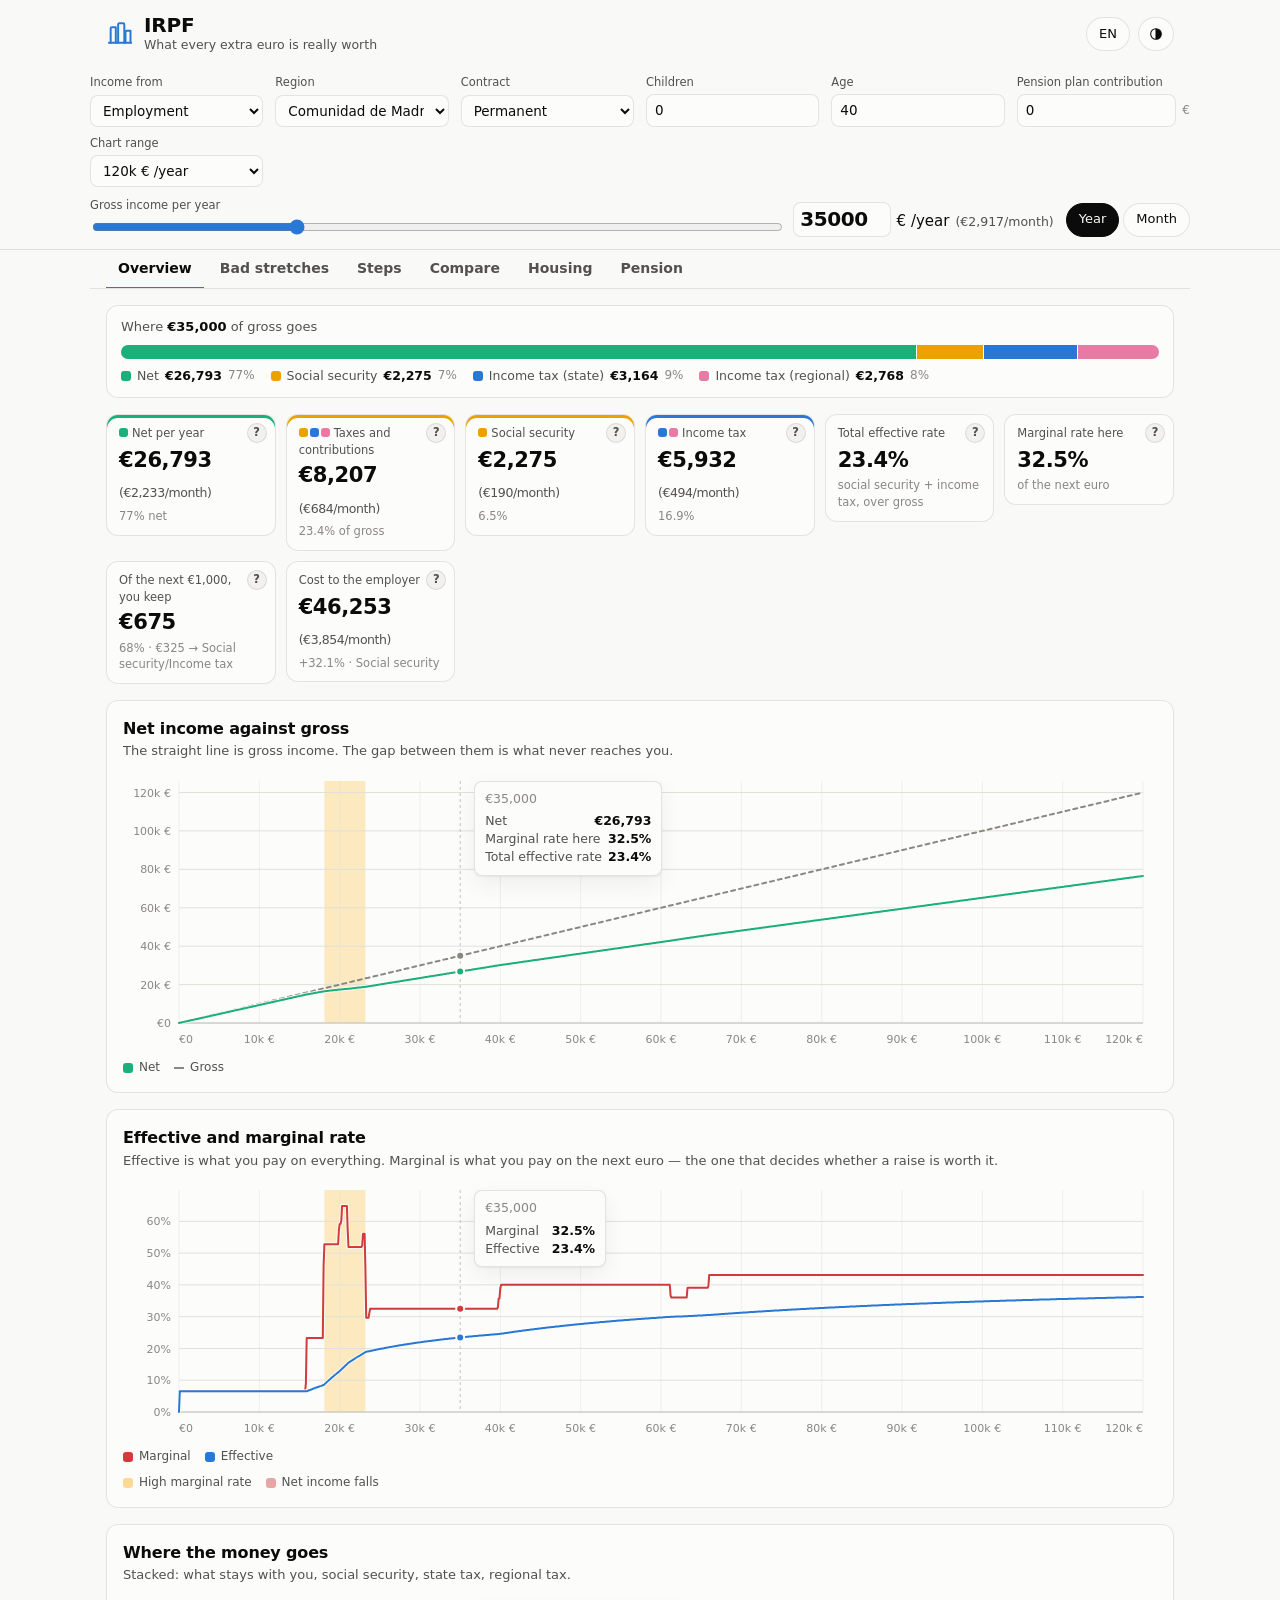
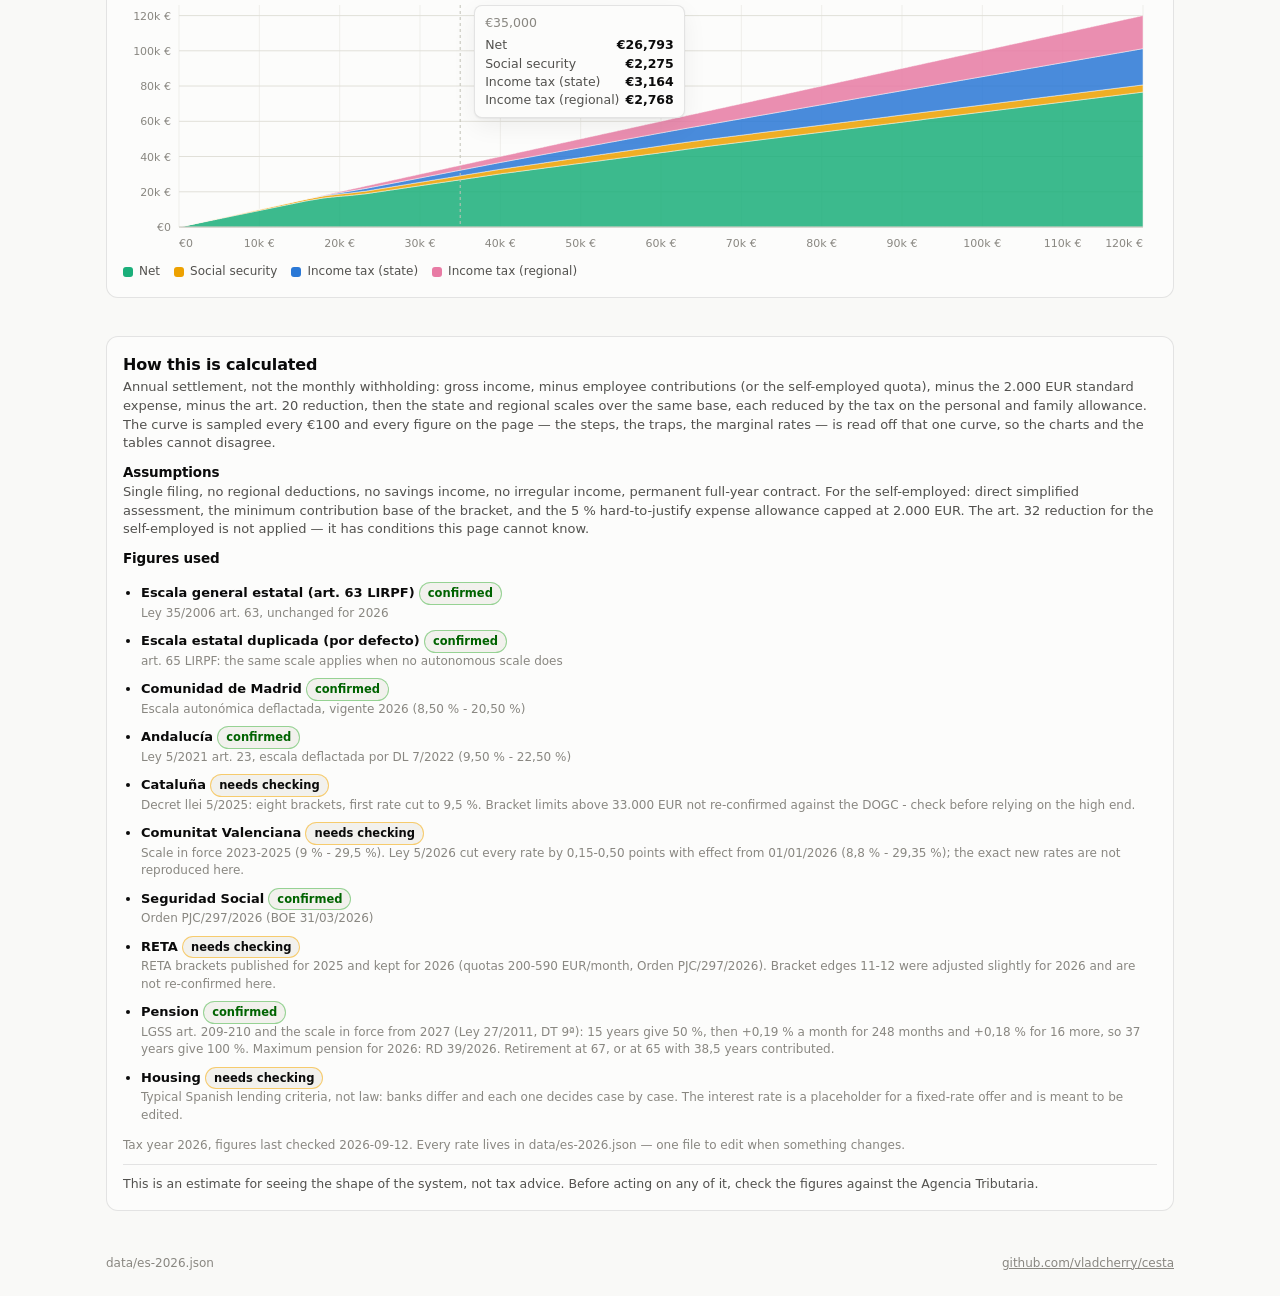
<file: index.html>
<!doctype html>
<html lang="en" data-theme="">
<head>
<meta charset="utf-8">
<meta name="viewport" content="width=device-width, initial-scale=1, viewport-fit=cover">
<title>IRPF</title>
<meta name="description" content="Spanish income tax by gross income: effective and marginal rates, the steps, and the stretches where earning more is barely worth it.">
<meta name="color-scheme" content="light dark">
<meta name="theme-color" content="#f9f9f7" media="(prefers-color-scheme: light)">
<meta name="theme-color" content="#0d0d0d" media="(prefers-color-scheme: dark)">
<link rel="icon" href="icons/icon.svg" type="image/svg+xml">
<link rel="apple-touch-icon" href="icons/icon-192.png">
<meta name="apple-mobile-web-app-capable" content="yes">
<meta name="apple-mobile-web-app-title" content="IRPF">
<link rel="manifest" href="manifest.json">
<link rel="stylesheet" href="css/app.css">
</head>
<body>

<header class="topbar">
  <div class="brand">
    <svg class="mark" viewBox="0 0 24 24" aria-hidden="true" focusable="false">
      <path d="M4 19.5V7.2a1 1 0 0 1 1-1h3.4v13.3M10.4 19.5V3.8a1 1 0 0 1 1-1h3.3a1 1 0 0 1 1 1v15.7M16.7 19.5v-9.2a1 1 0 0 1 1-1H21v10.2"/>
      <path d="M2.5 19.5h19"/>
    </svg>
    <div class="brand-text">
      <h1 data-i18n="tax.title">IRPF</h1>
      <p data-i18n="tax.tagline"></p>
    </div>
  </div>
  <div class="actions">
    <button type="button" id="lang-btn" class="chip" data-i18n-title="common.language">EN</button>
    <button type="button" id="theme-btn" class="chip icon" data-i18n-title="common.themeToggle" aria-label="Theme">
      <svg viewBox="0 0 24 24" aria-hidden="true" focusable="false"><circle cx="12" cy="12" r="8"/><path d="M12 4v16"/><path d="M12 4a8 8 0 0 1 0 16z" class="fill"/></svg>
    </button>
  </div>
</header>

<div class="controls">
  <div id="panel" class="panel"></div>
  <div id="cursor" class="cursor"></div>
</div>

<nav class="tabs" role="tablist" aria-label="Views">
  <button type="button" role="tab" class="tab" data-view="overview" aria-selected="true"></button>
  <button type="button" role="tab" class="tab" data-view="zones" aria-selected="false"></button>
  <button type="button" role="tab" class="tab" data-view="steps" aria-selected="false"></button>
  <button type="button" role="tab" class="tab" data-view="compare" aria-selected="false"></button>
  <button type="button" role="tab" class="tab" data-view="housing" aria-selected="false"></button>
  <button type="button" role="tab" class="tab" data-view="pension" aria-selected="false"></button>
</nav>

<main>
  <section id="view" class="view" role="tabpanel"></section>
  <section id="about" class="view about"></section>
</main>

<footer class="foot">
  <span>data/es-2026.json</span>
  <a href="https://github.com/vladcherry/cesta" rel="noopener">github.com/vladcherry/cesta</a>
</footer>

<script src="js/i18n.js"></script>
<script src="js/engine.js"></script>
<script src="js/analysis.js"></script>
<script src="js/charts.js"></script>
<script src="js/app.js"></script>
<script>
  // Progressive: the page works without it, the worker only makes it open offline.
  // When a new worker takes over, reload once so the open page is not left
  // running the previous release's scripts. Not on the first install: there
  // was no previous release in this tab.
  if ('serviceWorker' in navigator) {
    var hadWorker = !!navigator.serviceWorker.controller;
    var reloading = false;
    navigator.serviceWorker.addEventListener('controllerchange', function () {
      if (!hadWorker || reloading) return;
      reloading = true;
      window.location.reload();
    });
    window.addEventListener('load', function () {
      navigator.serviceWorker.register('sw.js').catch(function () {});
    });
  }
</script>
</body>
</html>
</file>
<file: css/app.css>
/* IRPF — one stylesheet, no framework.
   Colour tokens are defined once for light, redefined for dark under both the
   OS media query and the explicit [data-theme] stamp, so the toggle wins both
   ways. The series colours are the validated categorical slots 1-5. */

:root {
  color-scheme: light;

  --page: #f9f9f7;
  --surface-1: #fcfcfb;
  --surface-2: #f2f1ed;
  --text-primary: #0b0b0b;
  --text-secondary: #52514e;
  --muted: #898781;
  --grid: #e1e0d9;
  --baseline: #c3c2b7;
  --border: rgba(11, 11, 11, 0.1);
  --shadow: 0 1px 2px rgba(11, 11, 11, 0.06), 0 8px 24px rgba(11, 11, 11, 0.06);

  --good: #0ca30c;
  --success-text: #006300;
  --critical: #d03b3b;
  --warning: #fab219;

  --series-1: #2a78d6;
  --series-2: #eb6834;
  --series-3: #1baf7a;
  --series-4: #eda100;
  --series-5: #e87ba4;

  --radius: 12px;
  --font: system-ui, -apple-system, "Segoe UI", sans-serif;
}

@media (prefers-color-scheme: dark) {
  :root:where(:not([data-theme="light"])) {
    color-scheme: dark;
    --page: #0d0d0d;
    --surface-1: #1a1a19;
    --surface-2: #232322;
    --text-primary: #ffffff;
    --text-secondary: #c3c2b7;
    --muted: #898781;
    --grid: #2c2c2a;
    --baseline: #383835;
    --border: rgba(255, 255, 255, 0.1);
    --shadow: 0 1px 2px rgba(0, 0, 0, 0.5), 0 8px 24px rgba(0, 0, 0, 0.45);
    --success-text: #0ca30c;
    --series-1: #3987e5;
    --series-2: #d95926;
    --series-3: #199e70;
    --series-4: #c98500;
    --series-5: #d55181;
  }
}

:root[data-theme="dark"] {
  color-scheme: dark;
  --page: #0d0d0d;
  --surface-1: #1a1a19;
  --surface-2: #232322;
  --text-primary: #ffffff;
  --text-secondary: #c3c2b7;
  --muted: #898781;
  --grid: #2c2c2a;
  --baseline: #383835;
  --border: rgba(255, 255, 255, 0.1);
  --shadow: 0 1px 2px rgba(0, 0, 0, 0.5), 0 8px 24px rgba(0, 0, 0, 0.45);
  --success-text: #0ca30c;
  --series-1: #3987e5;
  --series-2: #d95926;
  --series-3: #199e70;
  --series-4: #c98500;
  --series-5: #d55181;
}

* { box-sizing: border-box; }

body {
  margin: 0;
  background: var(--page);
  color: var(--text-primary);
  font-family: var(--font);
  font-size: 15px;
  line-height: 1.45;
  -webkit-text-size-adjust: 100%;
  padding-bottom: env(safe-area-inset-bottom);
}

h1, h2, h3 { margin: 0; font-weight: 620; letter-spacing: -0.01em; }
p { margin: 0; }
a { color: inherit; }

/* --- top bar ------------------------------------------------------------ */

.topbar {
  display: flex;
  align-items: center;
  justify-content: space-between;
  gap: 12px;
  padding: 14px max(16px, env(safe-area-inset-left)) 10px;
  max-width: 1100px;
  margin: 0 auto;
}

.brand { display: flex; align-items: center; gap: 10px; min-width: 0; }
.brand-text h1 { font-size: 20px; line-height: 1.1; }
.brand-text p { font-size: 12.5px; color: var(--text-secondary); }

.mark {
  width: 28px; height: 28px; flex: none;
  fill: none; stroke: var(--series-1); stroke-width: 1.7;
  stroke-linecap: round; stroke-linejoin: round;
}

.actions { display: flex; gap: 8px; flex: none; }

.chip {
  font: inherit;
  font-size: 13px;
  color: var(--text-primary);
  background: var(--surface-1);
  border: 1px solid var(--border);
  border-radius: 999px;
  padding: 6px 12px;
  cursor: pointer;
  min-height: 34px;
}
.chip:hover { background: var(--surface-2); }
.chip:focus-visible, .tab:focus-visible, select:focus-visible, input:focus-visible {
  outline: 2px solid var(--series-1);
  outline-offset: 2px;
}
.chip.icon { padding: 6px 9px; display: inline-flex; align-items: center; }
.chip.icon svg { width: 16px; height: 16px; fill: none; stroke: currentColor; stroke-width: 1.6; }
.chip.icon svg .fill { fill: currentColor; stroke: none; }
.chip[aria-pressed="true"] { background: var(--text-primary); color: var(--page); border-color: var(--text-primary); }

/* --- tabs --------------------------------------------------------------- */

.tabs {
  display: flex;
  gap: 4px;
  padding: 0 max(16px, env(safe-area-inset-left));
  max-width: 1100px;
  margin: 0 auto 10px;
  border-bottom: 1px solid var(--border);
}
.tab {
  font: inherit;
  font-size: 14px;
  font-weight: 560;
  color: var(--text-secondary);
  background: none;
  border: 0;
  border-bottom: 2px solid transparent;
  padding: 8px 12px 9px;
  cursor: pointer;
  margin-bottom: -1px;
}
.tab[aria-selected="true"] { color: var(--text-primary); border-bottom-color: var(--series-1); }

/* --- layout ------------------------------------------------------------- */

main, .foot {
  max-width: 1100px;
  margin: 0 auto;
  padding: 0 max(16px, env(safe-area-inset-left));
}
.view { padding: 6px 0 32px; display: grid; gap: 16px; }

.card {
  background: var(--surface-1);
  border: 1px solid var(--border);
  border-radius: var(--radius);
  padding: 16px;
}
.card > h2 { font-size: 16px; margin-bottom: 2px; }
.card > .sub { font-size: 13px; color: var(--text-secondary); }

.muted { color: var(--text-secondary); font-size: 13px; }
.tiny { font-size: 12px; color: var(--muted); }

.badge {
  display: inline-flex;
  align-items: center;
  gap: 4px;
  font-size: 11.5px;
  font-weight: 600;
  padding: 2px 8px;
  border-radius: 999px;
  background: var(--surface-2);
  color: var(--text-secondary);
  border: 1px solid var(--border);
  white-space: nowrap;
}
.badge.good { color: var(--success-text); border-color: color-mix(in srgb, var(--good) 40%, transparent); }
.badge.warn { color: var(--text-primary); border-color: color-mix(in srgb, var(--warning) 60%, transparent); }

/* --- tables ------------------------------------------------------------- */

.table-wrap {
  overflow-x: auto;
  border: 1px solid var(--border);
  border-radius: var(--radius);
  background: var(--surface-1);
}
table { border-collapse: separate; border-spacing: 0; width: 100%; font-size: 13.5px; }
th, td { text-align: left; padding: 9px 12px; border-bottom: 1px solid var(--grid); vertical-align: top; }
thead th {
  position: sticky; top: 0; z-index: 2;
  background: var(--surface-1);
  font-size: 12px; font-weight: 600; color: var(--text-secondary);
}
[hidden] { display: none !important; }

/* --- charts ------------------------------------------------------------- */

.chart-box { position: relative; margin-top: 10px; }
.chart { display: block; width: 100%; overflow: visible; }
.chart .grid { stroke: var(--grid); stroke-width: 1; }
.chart .baseline { stroke: var(--baseline); stroke-width: 1; }
.chart .axis { fill: var(--muted); font-size: 11px; font-family: var(--font); font-variant-numeric: tabular-nums; }
.chart .series-label { fill: var(--text-secondary); font-size: 11.5px; font-family: var(--font); }
.chart .crosshair { stroke: var(--baseline); stroke-width: 1; stroke-dasharray: 3 3; }

.tooltip {
  position: absolute;
  pointer-events: none;
  background: var(--surface-1);
  border: 1px solid var(--border);
  border-radius: 8px;
  box-shadow: var(--shadow);
  padding: 8px 10px;
  font-size: 12.5px;
  min-width: 132px;
}
.tt-date { color: var(--muted); margin-bottom: 4px; }
.tt-row { display: flex; align-items: center; gap: 6px; }
.tt-name { color: var(--text-secondary); margin-right: auto; }
.tt-value { font-variant-numeric: tabular-nums; font-weight: 600; }
.dot { width: 8px; height: 8px; border-radius: 999px; flex: none; }

/* --- footer ------------------------------------------------------------- */

.foot {
  display: flex;
  justify-content: space-between;
  gap: 12px;
  font-size: 12px;
  color: var(--muted);
  padding-top: 12px;
  padding-bottom: 24px;
}

.controls {
  position: sticky;
  top: 0;
  z-index: 3;
  background: color-mix(in srgb, var(--page) 92%, transparent);
  backdrop-filter: blur(8px);
  border-bottom: 1px solid var(--border);
  padding: 10px max(16px, env(safe-area-inset-left)) 12px;
}

/* The bar spans the window; its contents line up with main. */
.controls > * { max-width: 1100px; margin: 0 auto; }

.panel {
  display: grid;
  margin-bottom: 10px;
  grid-template-columns: repeat(auto-fit, minmax(150px, 1fr));
  gap: 8px 12px;
}

.field { display: grid; gap: 3px; min-width: 0; }
.field-label { font-size: 11.5px; color: var(--text-secondary); }
.field-note { font-size: 11px; color: var(--muted); }
.field select,
.field input[type="number"] {
  font: inherit;
  font-size: 13.5px;
  padding: 6px 8px;
  color: var(--text-primary);
  background: var(--surface-1);
  border: 1px solid var(--border);
  border-radius: 8px;
  min-width: 0;
  width: 100%;
}
.field .unit { font-size: 12px; color: var(--muted); }
.field.inline { grid-template-columns: 1fr auto; align-items: center; }
.field-input { display: flex; align-items: center; gap: 6px; }
.field-input input { flex: 1 1 auto; }

.chip.small { padding: 2px 8px; font-size: 12px; }

.cursor-row { display: flex; gap: 12px; align-items: end; flex-wrap: wrap; }
.cursor-row .grow { flex: 1 1 240px; order: -1; }
.cursor-value { display: flex; align-items: baseline; gap: 6px; flex: none; }
#panel-toggle { display: none; flex: none; }
.period { display: flex; gap: 4px; flex: none; }
.cursor-value input {
  font: inherit;
  font-size: 20px;
  font-weight: 640;
  letter-spacing: -0.02em;
  font-variant-numeric: tabular-nums;
  /* No spinners: they eat two characters of a field sized to the digits. */
  appearance: textfield;
  -moz-appearance: textfield;
  width: 7ch;
  padding: 2px 6px;
  color: var(--text-primary);
  background: var(--surface-1);
  border: 1px solid var(--border);
  border-radius: 8px;
}
.cursor-value input::-webkit-outer-spin-button,
.cursor-value input::-webkit-inner-spin-button { -webkit-appearance: none; margin: 0; }

.cursor input[type="range"] {
  width: 100%;
  accent-color: var(--series-1);
}

/* --- KPI grid ----------------------------------------------------------- */

.kpis {
  display: grid;
  grid-template-columns: repeat(auto-fit, minmax(150px, 1fr));
  gap: 10px;
  /* An opened explanation grows its own tile, not the whole row. */
  align-items: start;
}
.kpi {
  background: var(--surface-1);
  border: 1px solid var(--border);
  border-radius: var(--radius);
  padding: 10px 12px;
  display: grid;
  gap: 2px;
  align-content: start;
}
.kpi-head { display: flex; justify-content: space-between; align-items: flex-start; gap: 6px; }
.kpi-label { font-size: 11.5px; color: var(--text-secondary); }

/* A money tile carries the colour of its slice: a thin top edge and a swatch
   by the label, the same colour as in the split bar and the stacked chart. */
.kpi.marked { box-shadow: inset 0 3px 0 var(--kpi-color); }
.kpi-swatch {
  display: inline-block; width: 9px; height: 9px; border-radius: 3px;
  margin-right: 4px; vertical-align: 0; flex: none;
}
.kpi-swatch + .kpi-swatch { margin-left: -2px; }

/* "?" opens the explanation inside the tile itself: a hover tooltip would not
   exist on a phone. */
.kpi-help-btn {
  flex: none; width: 20px; height: 20px; padding: 0; margin: -2px -4px 0 0;
  border-radius: 999px; border: 1px solid var(--border);
  background: var(--surface-2); color: var(--text-secondary);
  font: 600 11.5px/1 var(--font); cursor: pointer;
}
.kpi-help-btn:hover { color: var(--text-primary); border-color: var(--baseline); }
.kpi-help-btn[aria-expanded="true"] { background: var(--text-primary); color: var(--page); border-color: var(--text-primary); }
.kpi-help-btn:focus-visible { outline: 2px solid var(--series-1); outline-offset: 2px; }
.kpi-help {
  margin-top: 8px; padding-top: 8px; border-top: 1px solid var(--border);
  font-size: 12.5px; line-height: 1.45; color: var(--text-secondary);
}

/* --- where the gross goes ------------------------------------------------ */

.split {
  background: var(--surface-1);
  border: 1px solid var(--border);
  border-radius: var(--radius);
  padding: 12px 14px;
  display: grid;
  gap: 8px;
}
.split-head { font-size: 13px; color: var(--text-secondary); }
.split-head b { color: var(--text-primary); font-variant-numeric: tabular-nums; }
.split-bar { display: flex; height: 14px; border-radius: 7px; overflow: hidden; background: var(--surface-2); }
.split-seg { display: block; height: 100%; min-width: 2px; }
.split-seg + .split-seg { box-shadow: inset 1px 0 0 var(--surface-1); }
.split-legend { display: flex; flex-wrap: wrap; gap: 4px 16px; font-size: 12.5px; }
.split-item { display: inline-flex; align-items: center; gap: 6px; white-space: nowrap; }
.split-item .swatch { width: 10px; height: 10px; border-radius: 3px; }
.split-item b { font-variant-numeric: tabular-nums; font-weight: 640; }
.split-name { color: var(--text-secondary); }
.kpi b { font-size: 21px; font-weight: 640; letter-spacing: -0.02em; font-variant-numeric: tabular-nums; }
/* The monthly equivalent rides along with the annual figure, subordinate to it. */
.kpi b small, table.steps small { font-size: 12.5px; font-weight: 500; color: var(--text-secondary); white-space: nowrap; }
.cursor-month { font-size: 12.5px; color: var(--text-secondary); font-variant-numeric: tabular-nums; }
.kpi-note { font-size: 11.5px; color: var(--muted); }
.kpi.warn { border-color: color-mix(in srgb, var(--warning) 55%, var(--border)); }
.kpi.bad { border-color: color-mix(in srgb, var(--critical) 50%, var(--border)); }
.kpi.bad b { color: var(--critical); }

/* --- charts ------------------------------------------------------------- */

.chart .grid.faint { opacity: 0.5; }
.chart .band { pointer-events: none; }
.chart .band-spike { fill: color-mix(in srgb, var(--warning) 26%, transparent); }
.chart .band-trap { fill: color-mix(in srgb, var(--critical) 30%, transparent); }
.chart .band-flat { fill: color-mix(in srgb, var(--muted) 16%, transparent); }
.chart .band-paid { fill: color-mix(in srgb, var(--series-1) 12%, transparent); }
.chart .mark-line { stroke: var(--baseline); stroke-width: 1; stroke-dasharray: 2 3; }
.chart .mark-label { font-size: 10px; fill: var(--muted); }
.chart .area { stroke: var(--surface-1); stroke-width: 0.5; }

.legend { display: flex; flex-wrap: wrap; gap: 4px 14px; margin-top: 8px; font-size: 12px; color: var(--text-secondary); }
.legend-item { display: inline-flex; align-items: center; gap: 6px; }
.legend .swatch { width: 10px; height: 10px; border-radius: 3px; }
.legend .swatch.dashed { background: transparent !important; border-top: 2px dashed var(--muted); border-radius: 0; height: 0; }
.legend .swatch.band-spike { background: color-mix(in srgb, var(--warning) 45%, transparent); }
.legend .swatch.band-trap { background: color-mix(in srgb, var(--critical) 45%, transparent); }
.legend .swatch.band-flat { background: color-mix(in srgb, var(--muted) 35%, transparent); }
.legend .swatch.band-paid { background: color-mix(in srgb, var(--series-1) 30%, transparent); }

/* The three pension sliders: label and value on one line, the slider under
   them, three abreast on a wide screen and stacked on a phone. */
.pension-controls {
  display: grid;
  grid-template-columns: repeat(auto-fit, minmax(220px, 1fr));
  gap: 12px 20px;
  margin: 12px 0 10px;
}
.slider-row { display: grid; gap: 6px; min-width: 0; }
.slider-head { display: flex; justify-content: space-between; align-items: baseline; gap: 8px; }
.slider-value { white-space: nowrap; font-size: 17px; font-weight: 640; letter-spacing: -0.01em; font-variant-numeric: tabular-nums; }
.slider-note { min-height: 1.3em; }
.slider-row input[type="range"] { width: 100%; accent-color: var(--series-1); }

.career-note { margin: 0 0 12px; font-size: 13.5px; color: var(--text-secondary); max-width: 80ch; }
.career-note.bad { color: var(--critical); }

/* --- zones -------------------------------------------------------------- */

/* Five tabs do not fit a phone; let them scroll rather than shrink. */
.tabs { overflow-x: auto; scrollbar-width: none; }
.tabs::-webkit-scrollbar { display: none; }
.tab { white-space: nowrap; }

/* The housing settings live inside their view, not in the header bar: they
   only matter on this one tab. */
.housing-settings { margin-bottom: 14px; padding-bottom: 12px; border-bottom: 1px solid var(--border); }

.zones { display: grid; gap: 10px; }
.zone {
  border: 1px solid var(--border);
  border-left-width: 3px;
  border-radius: var(--radius);
  padding: 10px 12px;
  background: var(--surface-2);
  display: grid;
  gap: 6px;
  justify-items: start;
}
.zone.trap { border-left-color: var(--critical); }
.zone.spike { border-left-color: var(--warning); }
.zone h3 { font-size: 14.5px; }
.zone p { font-size: 13px; }
.zone .why { color: var(--text-secondary); font-size: 12.5px; }

.sweet { display: grid; gap: 6px; padding-left: 18px; font-size: 13px; }
.sweet li { list-style: disc; }

/* --- steps table -------------------------------------------------------- */

table.steps { width: 100%; border-collapse: collapse; font-size: 13px; }
table.steps th, table.steps td { padding: 7px 10px; text-align: left; white-space: nowrap; }
table.steps thead th { font-size: 11.5px; color: var(--text-secondary); font-weight: 560; border-bottom: 1px solid var(--border); }
table.steps tbody tr { border-bottom: 1px solid var(--grid); }
table.steps td.num { text-align: right; font-variant-numeric: tabular-nums; }
table.steps td.strong { font-weight: 640; }
table.steps td.reason { white-space: normal; color: var(--text-secondary); font-size: 12.5px; min-width: 180px; }
table.steps tr.warn td.strong { color: color-mix(in srgb, var(--warning) 70%, var(--text-primary)); }
table.steps tr.bad td.strong { color: var(--critical); }

/* --- about -------------------------------------------------------------- */

.about h3 { font-size: 13.5px; margin-top: 10px; }
.sources { display: grid; gap: 8px; padding-left: 18px; font-size: 13px; }
.sources li { list-style: disc; }
.tiny.block { display: block; color: var(--muted); }
.disclaimer {
  margin-top: 10px;
  font-size: 12.5px;
  color: var(--text-secondary);
  border-top: 1px solid var(--border);
  padding-top: 10px;
}

/* Phone: the settings collapse, and the income row becomes one line —
   value, slider, and the button that brings the settings back. */
@media (max-width: 720px) {
  #panel-toggle { display: inline-flex; }
  .controls.collapsed .panel { display: none; }
  .controls .panel { max-height: 52vh; overflow-y: auto; }
  /* Value and slider on one line, the two switches under them: four controls
     side by side on a 390px screen would squeeze the slider to nothing. */
  .cursor-row { flex-wrap: wrap; gap: 8px 10px; align-items: center; }
  .cursor-row .grow { order: 0; flex: 1 1 120px; }
  .period, #panel-toggle { order: 1; }
  .period .chip, #panel-toggle { padding: 4px 10px; font-size: 12.5px; }
  .cursor-row .field-label { display: none; }
  .cursor-value input { width: 7ch; font-size: 17px; padding: 3px 5px; }
  .cursor-value .per { display: none; }
}

@media (max-width: 520px) {
  .controls { padding: 8px 12px 10px; }
}
</file>
